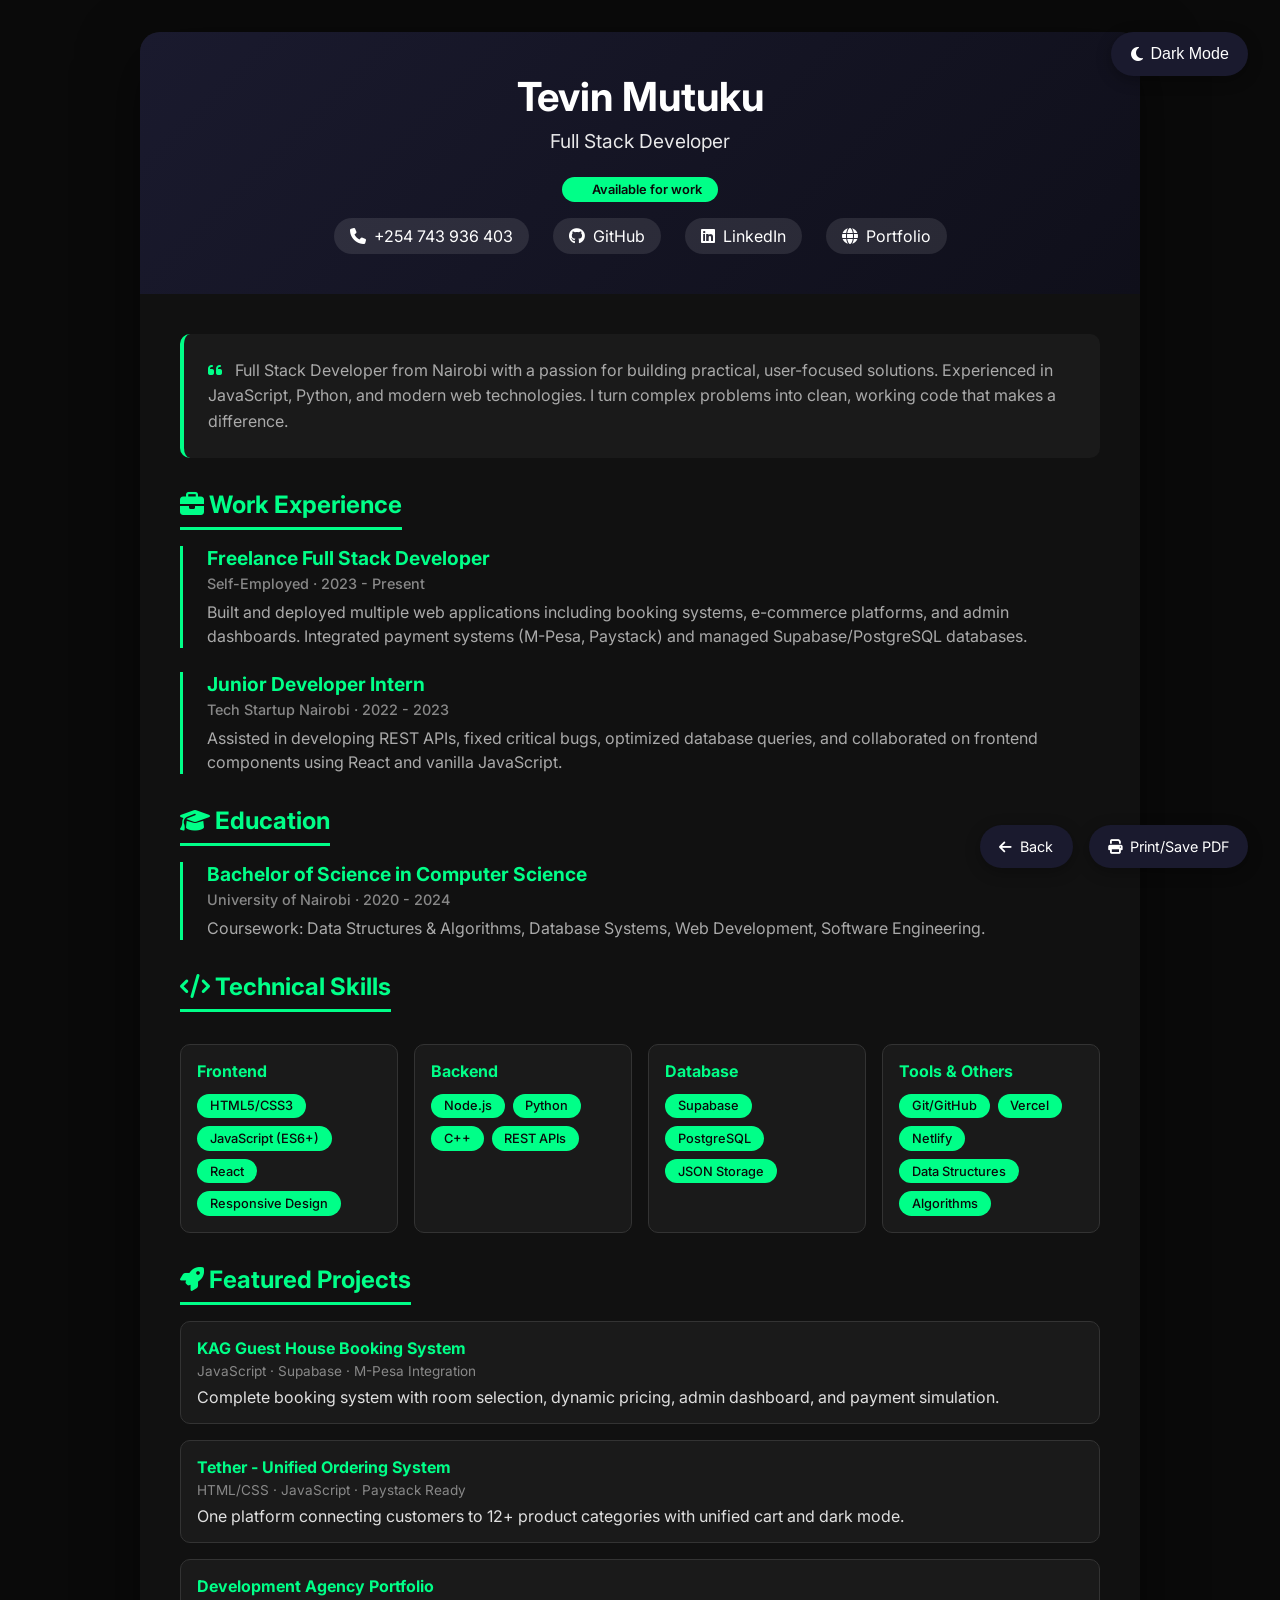
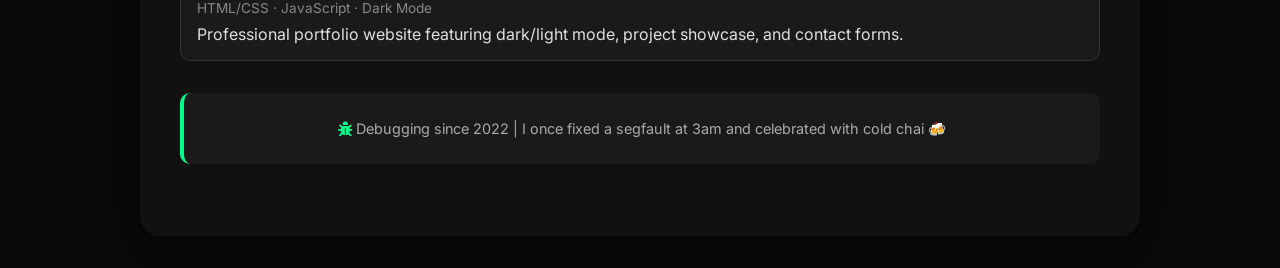
<file: cv.html>
<!DOCTYPE html>
<html lang="en">
<head>
    <meta charset="UTF-8">
    <meta name="viewport" content="width=device-width, initial-scale=1.0">
    <title>Tevin Mutuku - CV / Resume</title>
    <link href="https://fonts.googleapis.com/css2?family=Inter:wght@300;400;500;600;700;800&display=swap" rel="stylesheet">
    <link rel="stylesheet" href="https://cdnjs.cloudflare.com/ajax/libs/font-awesome/6.4.0/css/all.min.css">
    <style>
        * {
            margin: 0;
            padding: 0;
            box-sizing: border-box;
        }

        body {
            font-family: 'Inter', sans-serif;
            background: #0a0a0a;
            padding: 2rem;
            color: #e0e0e0;
            transition: all 0.3s ease;
        }

        /* Dark Mode (Default) */
        body.dark {
            background: #0a0a0a;
            color: #e0e0e0;
        }

        body.light {
            background: linear-gradient(135deg, #667eea 0%, #764ba2 100%);
            color: #1a1a2e;
        }

        body.light .cv-container {
            background: white;
            color: #1a1a2e;
        }

        body.light .cv-header {
            background: linear-gradient(135deg, #1a1a2e 0%, #16213e 100%);
            color: white;
        }

        body.light .summary {
            background: #f8f9fa;
            color: #555;
        }

        body.light .timeline-item {
            border-left-color: #667eea;
        }

        body.light .skill-category {
            background: #f8f9fa;
        }

        body.light .skill-tag {
            background: #667eea;
            color: white;
        }

        body.light .project-item {
            background: #f8f9fa;
        }

        body.light .section-title {
            color: #1a1a2e;
            border-bottom-color: #667eea;
        }

        .cv-container {
            max-width: 1000px;
            margin: 0 auto;
            background: #111;
            border-radius: 20px;
            box-shadow: 0 20px 60px rgba(0,0,0,0.5);
            overflow: hidden;
            transition: all 0.3s ease;
        }

        /* Header Section */
        .cv-header {
            background: linear-gradient(135deg, #1a1a2e 0%, #0f0f1a 100%);
            color: white;
            padding: 2.5rem;
            text-align: center;
            position: relative;
        }

        .cv-header h1 {
            font-size: 2.5rem;
            margin-bottom: 0.5rem;
            font-weight: 700;
        }

        .cv-header .title {
            font-size: 1.2rem;
            opacity: 0.9;
            margin-bottom: 1rem;
        }

        .availability-badge {
            display: inline-block;
            background: #00ff88;
            color: #0a0a0a;
            padding: 0.3rem 1rem;
            border-radius: 50px;
            font-size: 0.8rem;
            font-weight: 600;
            margin-top: 0.5rem;
        }

        .contact-info {
            display: flex;
            justify-content: center;
            gap: 1.5rem;
            flex-wrap: wrap;
            margin-top: 1rem;
        }

        .contact-info a {
            color: white;
            text-decoration: none;
            display: inline-flex;
            align-items: center;
            gap: 0.5rem;
            padding: 0.5rem 1rem;
            background: rgba(255,255,255,0.1);
            border-radius: 25px;
            transition: all 0.3s;
        }

        .contact-info a:hover {
            background: rgba(255,255,255,0.2);
            transform: translateY(-2px);
        }

        /* Main Content */
        .cv-body {
            padding: 2.5rem;
        }

        /* Sections */
        .section {
            margin-bottom: 2rem;
        }

        .section-title {
            font-size: 1.5rem;
            color: #00ff88;
            border-bottom: 3px solid #00ff88;
            padding-bottom: 0.5rem;
            margin-bottom: 1rem;
            display: inline-block;
        }

        /* Summary */
        .summary {
            background: #1a1a1a;
            padding: 1.5rem;
            border-radius: 10px;
            margin-bottom: 2rem;
            line-height: 1.6;
            color: #aaa;
            border-left: 4px solid #00ff88;
        }

        /* Experience & Education */
        .timeline-item {
            margin-bottom: 1.5rem;
            padding-left: 1.5rem;
            border-left: 3px solid #00ff88;
        }

        .timeline-item h3 {
            font-size: 1.2rem;
            color: #00ff88;
            margin-bottom: 0.3rem;
        }

        .timeline-item .meta {
            color: #888;
            font-weight: 500;
            margin-bottom: 0.5rem;
            font-size: 0.9rem;
        }

        .timeline-item .description {
            color: #aaa;
            line-height: 1.5;
        }

        /* Skills Grid */
        .skills-grid {
            display: grid;
            grid-template-columns: repeat(auto-fill, minmax(200px, 1fr));
            gap: 1rem;
            margin-top: 1rem;
        }

        .skill-category {
            background: #1a1a1a;
            padding: 1rem;
            border-radius: 10px;
            border: 1px solid #333;
        }

        .skill-category h4 {
            color: #00ff88;
            margin-bottom: 0.8rem;
            font-size: 1rem;
        }

        .skill-tags {
            display: flex;
            flex-wrap: wrap;
            gap: 0.5rem;
        }

        .skill-tag {
            background: #00ff88;
            color: #0a0a0a;
            padding: 0.3rem 0.8rem;
            border-radius: 15px;
            font-size: 0.8rem;
            font-weight: 500;
        }

        /* Projects */
        .project-item {
            background: #1a1a1a;
            padding: 1rem;
            border-radius: 10px;
            margin-bottom: 1rem;
            border: 1px solid #333;
            transition: all 0.3s;
        }

        .project-item:hover {
            transform: translateX(5px);
            border-color: #00ff88;
        }

        .project-item h4 {
            color: #00ff88;
            margin-bottom: 0.3rem;
        }

        .project-item .project-tech {
            color: #888;
            font-size: 0.85rem;
            margin-bottom: 0.5rem;
        }

        /* Theme Toggle Button */
        .theme-toggle-cv {
            position: fixed;
            top: 2rem;
            right: 2rem;
            background: #1a1a2e;
            color: white;
            border: none;
            padding: 0.8rem 1.2rem;
            border-radius: 50px;
            cursor: pointer;
            font-size: 1rem;
            display: flex;
            align-items: center;
            gap: 0.5rem;
            box-shadow: 0 4px 15px rgba(0,0,0,0.3);
            transition: all 0.3s;
            z-index: 1000;
            backdrop-filter: blur(10px);
        }

        .theme-toggle-cv:hover {
            background: #00ff88;
            color: #0a0a0a;
            transform: translateY(-2px);
        }

        /* Action Buttons */
        .action-buttons {
            position: fixed;
            bottom: 2rem;
            right: 2rem;
            display: flex;
            gap: 1rem;
            z-index: 1000;
        }

        .print-btn, .back-btn {
            background: #1a1a2e;
            color: white;
            border: none;
            padding: 0.8rem 1.2rem;
            border-radius: 50px;
            cursor: pointer;
            font-size: 0.9rem;
            display: flex;
            align-items: center;
            gap: 0.5rem;
            box-shadow: 0 4px 15px rgba(0,0,0,0.3);
            transition: all 0.3s;
            text-decoration: none;
            font-family: 'Inter', sans-serif;
        }

        .print-btn:hover, .back-btn:hover {
            background: #00ff88;
            color: #0a0a0a;
            transform: translateY(-2px);
        }

        @media print {
            .theme-toggle-cv, .action-buttons {
                display: none;
            }
            body {
                padding: 0;
                background: white;
            }
            body.light .cv-container,
            .cv-container {
                box-shadow: none;
                background: white;
            }
        }

        /* Responsive */
        @media (max-width: 768px) {
            body {
                padding: 1rem;
            }
            .cv-header h1 {
                font-size: 1.8rem;
            }
            .contact-info {
                gap: 0.8rem;
            }
            .contact-info a {
                font-size: 0.8rem;
                padding: 0.3rem 0.8rem;
            }
            .theme-toggle-cv {
                top: 1rem;
                right: 1rem;
                padding: 0.5rem 1rem;
            }
            .action-buttons {
                bottom: 1rem;
                right: 1rem;
            }
        }
    </style>
</head>
<body class="dark">
    <div class="cv-container">
        <!-- Header -->
        <div class="cv-header">
            <h1>Tevin Mutuku</h1>
            <div class="title">Full Stack Developer</div>
            <div class="availability-badge">
                <i class="fas fa-circle" style="font-size: 0.7rem; color: #00ff88;"></i> Available for work
            </div>
            <div class="contact-info">
                <a href="tel:+254 743 936 403"><i class="fas fa-phone"></i> +254 743 936 403</a>
                <a href="https://github.com/tace925" target="_blank"><i class="fab fa-github"></i> GitHub</a>
                <a href="https://linkedin.com/in/tevin" target="_blank"><i class="fab fa-linkedin"></i> LinkedIn</a>
                <a href="https://tevin-briefcase.vercel.app/" target="_blank"><i class="fas fa-globe"></i> Portfolio</a>
            </div>
        </div>

        <!-- Body -->
        <div class="cv-body">
            <!-- Summary -->
            <div class="summary">
                <i class="fas fa-quote-left" style="color: #00ff88; margin-right: 0.5rem;"></i>
                Full Stack Developer from Nairobi with a passion for building practical, user-focused solutions. 
                Experienced in JavaScript, Python, and modern web technologies. I turn complex problems into 
                clean, working code that makes a difference.
            </div>

            <!-- Experience -->
            <div class="section">
                <h2 class="section-title"><i class="fas fa-briefcase"></i> Work Experience</h2>
                
                <div class="timeline-item">
                    <h3>Freelance Full Stack Developer</h3>
                    <div class="meta">Self-Employed · 2023 - Present</div>
                    <div class="description">
                        Built and deployed multiple web applications including booking systems, e-commerce platforms, 
                        and admin dashboards. Integrated payment systems (M-Pesa, Paystack) and managed Supabase/PostgreSQL databases.
                    </div>
                </div>

                <div class="timeline-item">
                    <h3>Junior Developer Intern</h3>
                    <div class="meta">Tech Startup Nairobi · 2022 - 2023</div>
                    <div class="description">
                        Assisted in developing REST APIs, fixed critical bugs, optimized database queries, 
                        and collaborated on frontend components using React and vanilla JavaScript.
                    </div>
                </div>
            </div>

            <!-- Education -->
            <div class="section">
                <h2 class="section-title"><i class="fas fa-graduation-cap"></i> Education</h2>
                
                <div class="timeline-item">
                    <h3>Bachelor of Science in Computer Science</h3>
                    <div class="meta">University of Nairobi · 2020 - 2024</div>
                    <div class="description">
                        Coursework: Data Structures & Algorithms, Database Systems, Web Development, Software Engineering.
                    </div>
                </div>
            </div>

            <!-- Skills -->
            <div class="section">
                <h2 class="section-title"><i class="fas fa-code"></i> Technical Skills</h2>
                <div class="skills-grid">
                    <div class="skill-category">
                        <h4>Frontend</h4>
                        <div class="skill-tags">
                            <span class="skill-tag">HTML5/CSS3</span>
                            <span class="skill-tag">JavaScript (ES6+)</span>
                            <span class="skill-tag">React</span>
                            <span class="skill-tag">Responsive Design</span>
                        </div>
                    </div>
                    <div class="skill-category">
                        <h4>Backend</h4>
                        <div class="skill-tags">
                            <span class="skill-tag">Node.js</span>
                            <span class="skill-tag">Python</span>
                            <span class="skill-tag">C++</span>
                            <span class="skill-tag">REST APIs</span>
                        </div>
                    </div>
                    <div class="skill-category">
                        <h4>Database</h4>
                        <div class="skill-tags">
                            <span class="skill-tag">Supabase</span>
                            <span class="skill-tag">PostgreSQL</span>
                            <span class="skill-tag">JSON Storage</span>
                        </div>
                    </div>
                    <div class="skill-category">
                        <h4>Tools & Others</h4>
                        <div class="skill-tags">
                            <span class="skill-tag">Git/GitHub</span>
                            <span class="skill-tag">Vercel</span>
                            <span class="skill-tag">Netlify</span>
                            <span class="skill-tag">Data Structures</span>
                            <span class="skill-tag">Algorithms</span>
                        </div>
                    </div>
                </div>
            </div>

            <!-- Featured Projects -->
            <div class="section">
                <h2 class="section-title"><i class="fas fa-rocket"></i> Featured Projects</h2>
                
                <div class="project-item">
                    <h4>KAG Guest House Booking System</h4>
                    <div class="project-tech">JavaScript · Supabase · M-Pesa Integration</div>
                    <div>Complete booking system with room selection, dynamic pricing, admin dashboard, and payment simulation.</div>
                </div>

                <div class="project-item">
                    <h4>Tether - Unified Ordering System</h4>
                    <div class="project-tech">HTML/CSS · JavaScript · Paystack Ready</div>
                    <div>One platform connecting customers to 12+ product categories with unified cart and dark mode.</div>
                </div>

                <div class="project-item">
                    <h4>Development Agency Portfolio</h4>
                    <div class="project-tech">HTML/CSS · JavaScript · Dark Mode</div>
                    <div>Professional portfolio website featuring dark/light mode, project showcase, and contact forms.</div>
                </div>
            </div>

            <!-- Debugging Quote -->
            <div class="summary" style="text-align: center; font-size: 0.9rem;">
                <i class="fas fa-bug" style="color: #00ff88;"></i> Debugging since 2022 | 
                I once fixed a segfault at 3am and celebrated with cold chai 🍻
            </div>
        </div>
    </div>

    <!-- Theme Toggle Button -->
    <button class="theme-toggle-cv" id="themeToggleCV">
        <i class="fas fa-moon"></i> Dark Mode
    </button>

    <!-- Action Buttons -->
    <div class="action-buttons">
        <a href="index.html" class="back-btn"><i class="fas fa-arrow-left"></i> Back</a>
        <button class="print-btn" onclick="window.print()"><i class="fas fa-print"></i> Print/Save PDF</button>
    </div>

    <script>
        // Dark/Light Mode Toggle
        const themeToggle = document.getElementById('themeToggleCV');
        const body = document.body;
        
        // Check for saved theme preference
        const savedTheme = localStorage.getItem('cv_theme');
        if (savedTheme === 'light') {
            body.classList.remove('dark');
            body.classList.add('light');
            themeToggle.innerHTML = '<i class="fas fa-sun"></i> Light Mode';
        } else {
            body.classList.add('dark');
            body.classList.remove('light');
            themeToggle.innerHTML = '<i class="fas fa-moon"></i> Dark Mode';
        }
        
        themeToggle.addEventListener('click', () => {
            if (body.classList.contains('dark')) {
                body.classList.remove('dark');
                body.classList.add('light');
                localStorage.setItem('cv_theme', 'light');
                themeToggle.innerHTML = '<i class="fas fa-sun"></i> Light Mode';
            } else {
                body.classList.remove('light');
                body.classList.add('dark');
                localStorage.setItem('cv_theme', 'dark');
                themeToggle.innerHTML = '<i class="fas fa-moon"></i> Dark Mode';
            }
        });
    </script>
</body>
</html>
</file>
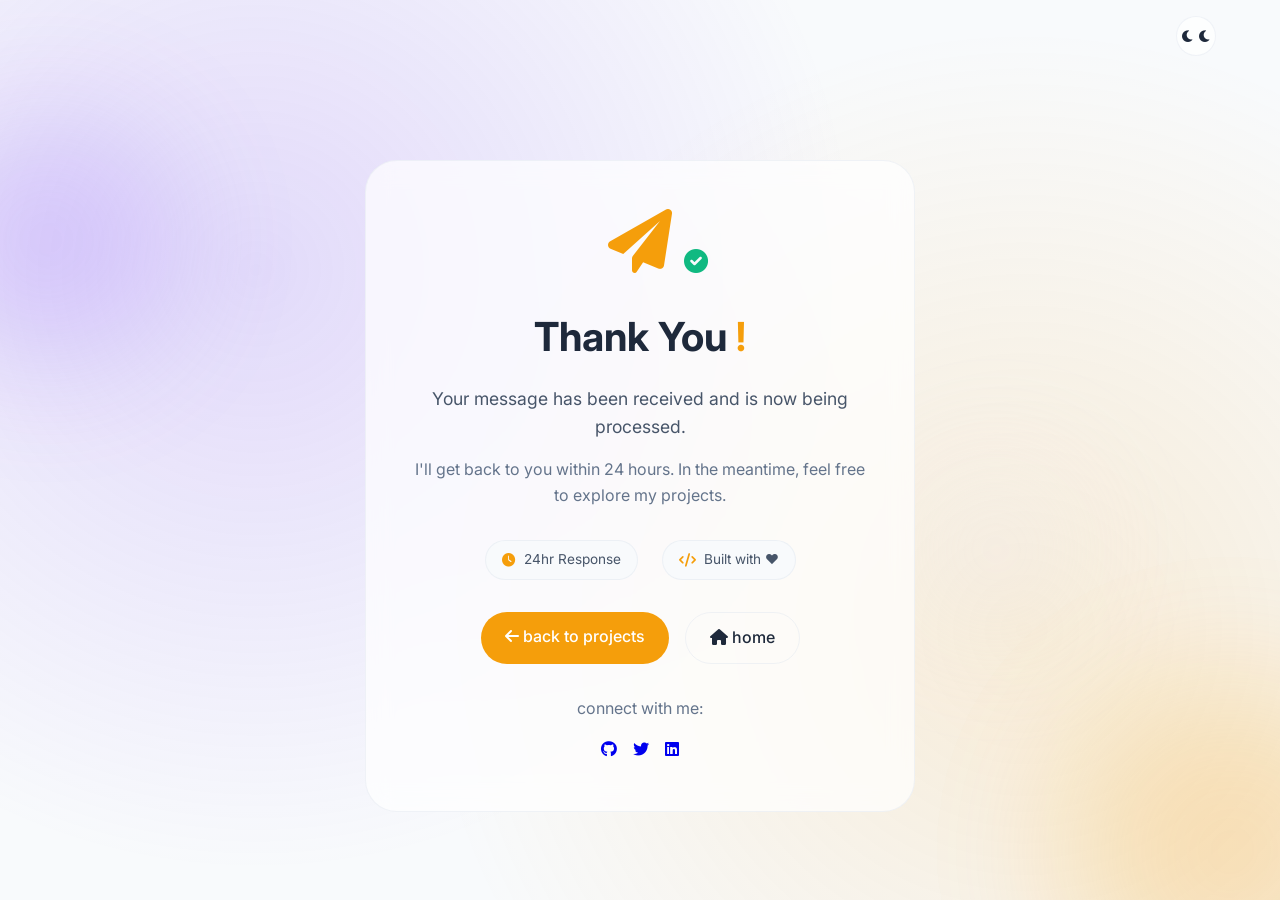
<file: thanks.html>
<!DOCTYPE html>
<html lang="en">
<head>
    <meta charset="UTF-8">
    <meta name="viewport" content="width=device-width, initial-scale=1.0">
    <title>Thank You! - Tevin Mulinge</title>
    <meta name="description" content="Thank you for reaching out to Tevin Mulinge. Your message has been received!">
    
    <!-- CSS -->
    <link rel="stylesheet" href="script.css">
    
    <!-- Fonts & Icons -->
    <link href="https://fonts.googleapis.com/css2?family=Inter:opsz@14..32&display=swap" rel="stylesheet">
    <link rel="stylesheet" href="https://cdnjs.cloudflare.com/ajax/libs/font-awesome/6.0.0-beta3/css/all.min.css">
</head>
<body class="light-mode">
    <!-- Background Overlay -->
    <div class="bg-overlay">
        <div class="gradient-overlay"></div>
        <div class="floating-shapes">
            <div class="shape shape-1"></div>
            <div class="shape shape-2"></div>
            <div class="shape shape-3"></div>
        </div>
    </div>
    
    <div class="container thank-you-container">
        <!-- Theme Toggle -->
        <div class="theme-toggle-container">
            <button id="theme-toggle" class="theme-toggle" aria-label="Toggle theme">
                <i class="fas fa-sun light-icon"></i>
                <i class="fas fa-moon dark-icon"></i>
            </button>
        </div>

        <!-- THANK YOU CARD -->
        <section class="thank-you-section">
            <div class="thank-you-card">
                <div class="thank-you-icon">
                    <i class="fas fa-paper-plane"></i>
                    <i class="fas fa-check-circle"></i>
                </div>
                <h1>Thank You <span class="accent">!</span></h1>
                <p class="thank-you-message">Your message has been received and is now being processed.</p>
                <p class="thank-you-details">I'll get back to you within 24 hours. In the meantime, feel free to explore my projects.</p>
                
                <div class="thank-you-stats">
                    <div class="stat-item">
                        <i class="fas fa-clock"></i>
                        <span>24hr Response</span>
                    </div>
                    <div class="stat-item">
                        <i class="fas fa-code"></i>
                        <span>Built with ❤️</span>
                    </div>
                </div>
                
                <div class="thank-you-actions">
                    <a href="index.html#projects" class="btn btn-primary">
                        <i class="fas fa-arrow-left"></i> back to projects
                    </a>
                    <a href="index.html" class="btn btn-outline">
                        <i class="fas fa-home"></i> home
                    </a>
                </div>
                
                <div class="thank-you-social">
                    <p>connect with me:</p>
                    <div class="social-links">
                        <a href="https://github.com/tace925" target="_blank"><i class="fab fa-github"></i></a>
                        <a href="https://twitter.com/mulingeTev81504" target="_blank"><i class="fab fa-twitter"></i></a>
                        <a href="#" target="_blank"><i class="fab fa-linkedin"></i></a>
                    </div>
                </div>
            </div>
        </section>
    </div>

    <!-- JavaScript -->
    <script src="script.js"></script>
</body>
</html>
</file>
<file: script.css>
/* ============================================
   TEVIN'S BRIEFCASE - LAYERED GLASSMORPHISM
   Modern Portfolio with Gold Typing Animation
   ============================================ */

/* ===== CSS RESET & VARIABLES ===== */
* {
    margin: 0;
    padding: 0;
    box-sizing: border-box;
}

:root {
    --bg-primary: #f8fafc;
    --bg-secondary: rgba(255, 255, 255, 0.85);
    --text-primary: #1e293b;
    --text-secondary: #475569;
    --text-tertiary: #64748b;
    --accent: #8b5cf6;
    --accent-hover: #7c3aed;
    --accent-light: #ede9fe;
    --gold: #F59E0B;
    --gold-light: #FBBF24;
    --border: rgba(226, 232, 240, 0.5);
    --shadow: 0 10px 30px -15px rgba(0, 0, 0, 0.1);
    --card-bg: rgba(255, 255, 255, 0.7);
    --nav-bg: rgba(255, 255, 255, 0.9);
    --bg-secondary-rgb: 255, 255, 255;
}

.dark-mode {
    --bg-primary: #0f172a;
    --bg-secondary: rgba(30, 41, 59, 0.85);
    --text-primary: #f1f5f9;
    --text-secondary: #cbd5e1;
    --text-tertiary: #94a3b8;
    --accent: #a78bfa;
    --accent-hover: #8b5cf6;
    --accent-light: #2e1b4d;
    --gold: #FBBF24;
    --gold-light: #FCD34D;
    --border: rgba(51, 65, 85, 0.5);
    --card-bg: rgba(30, 41, 59, 0.7);
    --nav-bg: rgba(15, 23, 42, 0.95);
    --bg-secondary-rgb: 30, 41, 59;
}

/* ===== GLOBAL STYLES ===== */
body {
    font-family: 'Inter', sans-serif;
    background-color: var(--bg-primary);
    color: var(--text-primary);
    line-height: 1.6;
    transition: background-color 0.3s ease, color 0.3s ease;
    min-height: 100vh;
    position: relative;
}

.container {
    max-width: 1280px;
    margin: 0 auto;
    padding: 0 2rem;
    position: relative;
    z-index: 2;
}

/* ===== MODERN BACKGROUND IMAGE ===== */
.bg-overlay {
    position: fixed;
    top: 0;
    left: 0;
    width: 100%;
    height: 100%;
    z-index: 0;
    pointer-events: none;
    overflow: hidden;
}

.bg-overlay::before {
    content: '';
    position: absolute;
    top: 0;
    left: 0;
    width: 100%;
    height: 100%;
    background-image: url('https://images.pexels.com/photos/276452/pexels-photo-276452.jpeg?auto=compress&cs=tinysrgb&w=1600');
    background-size: cover;
    background-position: center;
    background-repeat: no-repeat;
    opacity: 0.15;
    filter: blur(2px);
    transition: opacity 0.3s ease;
}

.gradient-overlay {
    position: absolute;
    top: 0;
    left: 0;
    width: 100%;
    height: 100%;
    background: radial-gradient(circle at 20% 30%, rgba(139, 92, 246, 0.2) 0%, transparent 50%),
                radial-gradient(circle at 80% 70%, rgba(245, 158, 11, 0.15) 0%, transparent 50%);
    pointer-events: none;
}

.floating-shapes {
    position: absolute;
    top: 0;
    left: 0;
    width: 100%;
    height: 100%;
    pointer-events: none;
}

.shape {
    position: absolute;
    border-radius: 50%;
    filter: blur(60px);
    opacity: 0.3;
    animation: floatShape 20s ease-in-out infinite;
}

.shape-1 {
    width: 300px;
    height: 300px;
    background: radial-gradient(circle, var(--accent), transparent);
    top: 10%;
    left: -100px;
    animation-delay: 0s;
}

.shape-2 {
    width: 400px;
    height: 400px;
    background: radial-gradient(circle, var(--gold), transparent);
    bottom: -150px;
    right: -150px;
    animation-delay: -5s;
}

.shape-3 {
    width: 200px;
    height: 200px;
    background: radial-gradient(circle, var(--accent-light), transparent);
    top: 50%;
    left: 70%;
    animation-delay: -10s;
}

@keyframes floatShape {
    0%, 100% { transform: translateY(0) rotate(0deg); }
    50% { transform: translateY(-50px) rotate(10deg); }
}

.dark-mode .bg-overlay::before {
    opacity: 0.1;
    filter: blur(3px) brightness(0.7);
}

.dark-mode .shape {
    opacity: 0.2;
}

/* ===== PROGRESS BAR ===== */
.progress-bar {
    position: fixed;
    top: 0;
    left: 0;
    width: 0%;
    height: 3px;
    background: linear-gradient(90deg, var(--accent), var(--gold));
    z-index: 1001;
    transition: width 0.1s ease-out;
}

/* ===== STICKY NAVIGATION ===== */
.main-nav {
    position: sticky;
    top: 0;
    z-index: 1000;
    background: var(--nav-bg);
    backdrop-filter: blur(12px);
    border-bottom: 1px solid var(--border);
    padding: 1rem 2rem;
}

.nav-container {
    max-width: 1280px;
    margin: 0 auto;
    display: flex;
    justify-content: space-between;
    align-items: center;
}

.nav-logo a {
    font-size: 1.5rem;
    font-weight: 700;
    text-decoration: none;
    color: var(--text-primary);
}

.nav-logo .accent {
    color: var(--gold);
}

.nav-links {
    display: flex;
    gap: 2rem;
    align-items: center;
}

.nav-link {
    text-decoration: none;
    color: var(--text-secondary);
    font-weight: 500;
    transition: color 0.3s;
    position: relative;
}

.nav-link:hover,
.nav-link.active {
    color: var(--gold);
}

.nav-link::after {
    content: '';
    position: absolute;
    bottom: -5px;
    left: 0;
    width: 0;
    height: 2px;
    background: var(--gold);
    transition: width 0.3s;
}

.nav-link:hover::after,
.nav-link.active::after {
    width: 100%;
}

.nav-actions {
    display: flex;
    gap: 1rem;
    align-items: center;
}

.theme-toggle-nav {
    background: transparent;
    border: 1px solid var(--border);
    border-radius: 50%;
    width: 2.2rem;
    height: 2.2rem;
    cursor: pointer;
    color: var(--text-primary);
    transition: all 0.3s;
    display: flex;
    align-items: center;
    justify-content: center;
}

.theme-toggle-nav:hover {
    border-color: var(--gold);
    transform: scale(1.05);
}

.mobile-menu-btn {
    display: none;
    background: transparent;
    border: none;
    font-size: 1.5rem;
    cursor: pointer;
    color: var(--text-primary);
}

/* ===== HERO SECTION ===== */
.hero {
    margin: 3rem 0 4rem;
    position: relative;
    z-index: 2;
}

.hero-content {
    display: grid;
    grid-template-columns: 300px 1fr;
    gap: 3rem;
    align-items: center;
    background: var(--bg-secondary);
    backdrop-filter: blur(12px);
    border-radius: 2rem;
    padding: 2.5rem;
    border: 1px solid var(--border);
    box-shadow: var(--shadow);
}

@media (max-width: 768px) {
    .hero-content {
        grid-template-columns: 1fr;
        text-align: center;
        padding: 2rem;
    }
}

.profile-image-container {
    position: relative;
    width: 100%;
    max-width: 280px;
    margin: 0 auto;
}

.profile-image {
    width: 100%;
    height: auto;
    aspect-ratio: 1/1;
    object-fit: cover;
    border-radius: 50%;
    border: 4px solid var(--gold);
    box-shadow: 0 20px 40px rgba(0, 0, 0, 0.2);
    transition: transform 0.3s ease;
}

.profile-image:hover {
    transform: scale(1.02);
}

.status-badge {
    position: absolute;
    bottom: 10px;
    right: 10px;
    background: var(--card-bg);
    backdrop-filter: blur(8px);
    padding: 0.3rem 0.8rem;
    border-radius: 50px;
    font-size: 0.75rem;
    font-weight: 500;
    display: flex;
    align-items: center;
    gap: 0.4rem;
    border: 1px solid var(--border);
    color: var(--text-secondary);
}

.status-dot {
    width: 8px;
    height: 8px;
    background: #10b981;
    border-radius: 50%;
    animation: pulse 2s infinite;
}

@keyframes pulse {
    0%, 100% { opacity: 1; transform: scale(1); }
    50% { opacity: 0.6; transform: scale(1.2); }
}

.name {
    font-size: 2.5rem;
    font-weight: 700;
    margin-bottom: 0.5rem;
}

/* ===== GOLD TYPING ANIMATION ===== */
.typing-container {
    margin: 20px 0 15px;
    font-size: 1.6rem;
    font-weight: 600;
    min-height: 80px;
}

.typing-prefix {
    color: var(--gold);
    margin-right: 8px;
}

.gold-text {
    background: linear-gradient(135deg, var(--gold), var(--gold-light));
    -webkit-background-clip: text;
    background-clip: text;
    color: transparent;
}

.gold-cursor {
    display: inline-block;
    width: 3px;
    margin-left: 4px;
    background: var(--gold);
    animation: blink 0.8s infinite;
    color: var(--gold);
}

@keyframes blink {
    0%, 50% { opacity: 1; }
    51%, 100% { opacity: 0; }
}

.bio {
    color: var(--text-secondary);
    margin-bottom: 1.5rem;
    line-height: 1.8;
}

.hero-buttons {
    display: flex;
    gap: 1rem;
    margin-bottom: 1.5rem;
    flex-wrap: wrap;
}

@media (max-width: 480px) {
    .hero-buttons {
        flex-direction: column;
    }
}

/* ===== SKILLS SECTION ===== */
.section-title {
    font-size: 2rem;
    margin-bottom: 2rem;
    text-align: center;
    position: relative;
    z-index: 2;
}

.section-subtitle {
    text-align: center;
    color: var(--text-tertiary);
    margin-bottom: 2.5rem;
}

.accent {
    color: var(--gold);
}

.skills {
    margin-bottom: 4rem;
    position: relative;
    z-index: 2;
}

.skills-grid {
    display: flex;
    flex-wrap: wrap;
    gap: 1rem;
    justify-content: center;
}

.skill-tag {
    padding: 0.6rem 1.5rem;
    background: var(--card-bg);
    backdrop-filter: blur(5px);
    border: 1px solid var(--border);
    border-radius: 9999px;
    color: var(--text-secondary);
    font-size: 0.95rem;
    transition: all 0.3s;
    box-shadow: var(--shadow);
}

.skill-tag:hover {
    border-color: var(--gold);
    transform: translateY(-2px);
}

/* ===== HOBBIES SECTION ===== */
.hobbies {
    margin-bottom: 4rem;
    position: relative;
    z-index: 2;
}

.hobbies-grid {
    display: grid;
    grid-template-columns: repeat(auto-fit, minmax(240px, 1fr));
    gap: 1.5rem;
    margin-top: 2rem;
}

.hobby-card {
    background: var(--card-bg);
    backdrop-filter: blur(10px);
    border-radius: 1.5rem;
    padding: 2rem 1.5rem;
    text-align: center;
    border: 1px solid var(--border);
    transition: all 0.3s ease;
}

.hobby-card:hover {
    transform: translateY(-8px);
    border-color: var(--gold);
    box-shadow: 0 20px 30px rgba(0, 0, 0, 0.1);
}

.hobby-icon {
    font-size: 3rem;
    margin-bottom: 1rem;
}

.hobby-card h3 {
    font-size: 1.2rem;
    margin-bottom: 0.5rem;
    color: var(--text-primary);
}

.hobby-card p {
    font-size: 0.9rem;
    color: var(--text-tertiary);
}

/* ===== PROJECT FILTERS ===== */
.project-filters {
    display: flex;
    justify-content: center;
    gap: 0.8rem;
    margin-bottom: 2rem;
    flex-wrap: wrap;
}

.filter-btn {
    padding: 0.5rem 1.2rem;
    background: var(--card-bg);
    border: 1px solid var(--border);
    border-radius: 50px;
    cursor: pointer;
    color: var(--text-secondary);
    font-weight: 500;
    transition: all 0.3s;
}

.filter-btn:hover,
.filter-btn.active {
    background: var(--gold);
    border-color: var(--gold);
    color: white;
}

/* ===== PROJECTS SECTION ===== */
.projects {
    margin-bottom: 4rem;
    position: relative;
    z-index: 2;
}

.projects-grid {
    display: grid;
    grid-template-columns: repeat(auto-fill, minmax(350px, 1fr));
    gap: 2rem;
    margin-bottom: 2rem;
}

.project-card {
    background: var(--card-bg);
    backdrop-filter: blur(12px);
    border-radius: 1.5rem;
    border: 1px solid var(--border);
    overflow: hidden;
    transition: all 0.3s ease;
    box-shadow: var(--shadow);
}

.project-card:hover {
    transform: translateY(-5px);
    border-color: var(--gold);
    box-shadow: 0 20px 40px rgba(245, 158, 11, 0.15);
}

.project-card.featured {
    border-left: 4px solid var(--gold);
}

.project-screenshot {
    width: 100%;
    height: 200px;
    overflow: hidden;
    position: relative;
    background: var(--bg-primary);
}

.project-img {
    width: 100%;
    height: 100%;
    object-fit: cover;
    transition: transform 0.5s ease;
}

.project-card:hover .project-img {
    transform: scale(1.05);
}

.project-overlay {
    position: absolute;
    top: 1rem;
    right: 1rem;
}

.live-badge {
    background: rgba(0, 0, 0, 0.7);
    backdrop-filter: blur(5px);
    color: #10b981;
    padding: 0.3rem 0.8rem;
    border-radius: 50px;
    font-size: 0.75rem;
    font-weight: 600;
    display: inline-flex;
    align-items: center;
    gap: 0.4rem;
}

.project-content {
    padding: 1.5rem;
}

.project-header {
    display: flex;
    align-items: center;
    gap: 0.5rem;
    margin-bottom: 0.5rem;
    color: var(--text-tertiary);
    font-size: 0.9rem;
}

.project-header i {
    color: var(--gold);
}

.project-title {
    font-size: 1.2rem;
    margin-bottom: 0.25rem;
    color: var(--text-primary);
}

.project-tech {
    color: var(--gold);
    font-size: 0.85rem;
    margin-bottom: 1rem;
}

.project-description {
    color: var(--text-secondary);
    font-size: 0.95rem;
    line-height: 1.6;
    margin-bottom: 1.5rem;
}

.project-footer {
    display: flex;
    justify-content: space-between;
    align-items: center;
    border-top: 1px solid var(--border);
    padding-top: 1rem;
}

.stars-badge {
    color: var(--text-tertiary);
    font-size: 0.85rem;
}

.project-links {
    display: flex;
    gap: 1rem;
}

.project-link {
    color: var(--text-primary);
    text-decoration: none;
    font-size: 0.85rem;
    transition: color 0.3s;
}

.project-link:hover {
    color: var(--gold);
}

.live-link {
    color: var(--gold);
    font-weight: 500;
}

.view-all-container {
    text-align: center;
    margin-top: 2rem;
}

.view-all-link {
    color: var(--gold);
    text-decoration: none;
    font-weight: 500;
    display: inline-flex;
    align-items: center;
    gap: 0.5rem;
    transition: gap 0.3s;
}

.view-all-link:hover {
    gap: 0.75rem;
}

/* ===== CREDENTIALS SECTION ===== */
.credentials {
    margin-bottom: 4rem;
    position: relative;
    z-index: 2;
}

.credentials-grid {
    display: grid;
    grid-template-columns: repeat(auto-fit, minmax(280px, 1fr));
    gap: 2rem;
    margin-top: 2rem;
}

.credential-card {
    background: var(--card-bg);
    backdrop-filter: blur(10px);
    border-radius: 1.5rem;
    padding: 2rem;
    text-align: center;
    border: 1px solid var(--border);
    transition: all 0.3s;
}

.credential-card:hover {
    transform: translateY(-5px);
    border-color: var(--gold);
}

.credential-card i {
    font-size: 2.5rem;
    color: var(--gold);
    margin-bottom: 1rem;
}

.credential-card h3 {
    font-size: 1.2rem;
    margin-bottom: 0.5rem;
    color: var(--text-primary);
}

.credential-card p {
    font-size: 0.9rem;
    color: var(--text-tertiary);
    margin-bottom: 1.5rem;
}

.credential-link {
    display: inline-flex;
    align-items: center;
    gap: 0.5rem;
    background: var(--gold);
    color: white;
    padding: 0.6rem 1.2rem;
    border-radius: 50px;
    text-decoration: none;
    font-weight: 500;
    transition: all 0.3s;
}

.credential-link:hover {
    background: var(--gold-light);
    transform: translateY(-2px);
}

/* ===== WHY SECTION ===== */
.why-section {
    margin-bottom: 4rem;
    position: relative;
    z-index: 2;
}

.why-card {
    background: var(--card-bg);
    backdrop-filter: blur(10px);
    border-radius: 1.5rem;
    padding: 2.5rem;
    border: 1px solid var(--border);
}

.why-text {
    color: var(--text-secondary);
    margin-bottom: 1.5rem;
    line-height: 1.8;
}

.why-signature {
    text-align: right;
    font-style: italic;
    color: var(--gold);
    font-weight: 500;
}

/* ===== CONTACT SECTION ===== */
.contact {
    margin-bottom: 4rem;
    position: relative;
    z-index: 2;
}

.contact-grid {
    display: grid;
    grid-template-columns: 1fr 1.5fr;
    gap: 2rem;
}

@media (max-width: 768px) {
    .contact-grid {
        grid-template-columns: 1fr;
    }
}

.contact-info {
    background: var(--card-bg);
    backdrop-filter: blur(10px);
    border-radius: 1.5rem;
    padding: 2rem;
    border: 1px solid var(--border);
}

.contact-item {
    display: flex;
    align-items: center;
    gap: 1rem;
    margin-bottom: 1.5rem;
    color: var(--text-secondary);
}

.contact-icon {
    width: 2rem;
    color: var(--gold);
    font-size: 1.2rem;
}

.contact-item a {
    color: var(--text-secondary);
    text-decoration: none;
    transition: color 0.3s;
}

.contact-item a:hover {
    color: var(--gold);
}

.copy-email-btn {
    background: transparent;
    border: none;
    cursor: pointer;
    color: var(--gold);
    font-size: 0.9rem;
    transition: transform 0.3s;
}

.copy-email-btn:hover {
    transform: scale(1.1);
}

.contact-note {
    background: var(--accent-light);
    padding: 1rem;
    border-radius: 1rem;
    color: var(--text-primary);
    font-size: 0.9rem;
    display: flex;
    align-items: center;
    gap: 0.5rem;
    margin-top: 1rem;
}

.contact-form-container {
    background: var(--card-bg);
    backdrop-filter: blur(10px);
    border-radius: 1.5rem;
    padding: 2rem;
    border: 1px solid var(--border);
}

.contact-form input,
.contact-form textarea {
    width: 100%;
    padding: 0.75rem 1rem;
    margin-bottom: 1rem;
    border-radius: 0.5rem;
    background: var(--bg-primary);
    border: 1px solid var(--border);
    color: var(--text-primary);
    font-family: 'Inter', sans-serif;
    transition: all 0.3s;
}

.contact-form input:focus,
.contact-form textarea:focus {
    outline: none;
    border-color: var(--gold);
    box-shadow: 0 0 0 3px rgba(245, 158, 11, 0.1);
}

.btn {
    padding: 0.75rem 1.5rem;
    border-radius: 9999px;
    font-weight: 500;
    text-decoration: none;
    transition: all 0.3s;
    display: inline-block;
    border: none;
    cursor: pointer;
}

.btn-primary {
    background: var(--gold);
    color: white;
}

.btn-primary:hover {
    background: var(--gold-light);
    transform: translateY(-2px);
}

.btn-outline {
    border: 1px solid var(--border);
    color: var(--text-primary);
    background: transparent;
}

.btn-outline:hover {
    border-color: var(--gold);
    transform: translateY(-2px);
}

.cv-btn {
    background: rgba(245, 158, 11, 0.1) !important;
    border: 1px solid var(--gold) !important;
}

.cv-btn:hover {
    background: var(--gold) !important;
    color: white !important;
}

.submit-btn {
    width: 100%;
}

/* ===== SOCIAL LINKS ===== */
.social-links {
    display: flex;
    gap: 1rem;
    margin: 1rem 0;
}

.social-link {
    position: relative;
    color: var(--text-tertiary);
    font-size: 1.3rem;
    transition: all 0.3s;
    text-decoration: none;
}

.social-link:hover {
    color: var(--gold);
    transform: translateY(-2px);
}

.social-link[data-tooltip]::before {
    content: attr(data-tooltip);
    position: absolute;
    bottom: 100%;
    left: 50%;
    transform: translateX(-50%) translateY(-5px);
    background: var(--bg-primary);
    color: var(--text-primary);
    padding: 0.25rem 0.5rem;
    border-radius: 0.25rem;
    font-size: 0.7rem;
    white-space: nowrap;
    opacity: 0;
    pointer-events: none;
    transition: all 0.2s;
    border: 1px solid var(--border);
}

.social-link[data-tooltip]:hover::before {
    opacity: 1;
    transform: translateX(-50%) translateY(-8px);
}

/* ===== FOOTER ===== */
.footer {
    text-align: center;
    padding: 2rem 0;
    border-top: 1px solid var(--border);
    color: var(--text-tertiary);
    font-size: 0.85rem;
    position: relative;
    z-index: 2;
}

.footer-badge {
    margin-top: 0.5rem;
}

.footer-links {
    margin-top: 0.75rem;
    display: flex;
    gap: 1rem;
    justify-content: center;
}

.footer-links a {
    color: var(--text-tertiary);
    text-decoration: none;
    transition: color 0.3s;
}

.footer-links a:hover {
    color: var(--gold);
}

.fa-heart {
    color: #ef4444;
    animation: heartbeat 1.5s ease-in-out infinite;
}

@keyframes heartbeat {
    0%, 100% { transform: scale(1); }
    50% { transform: scale(1.1); }
}

/* ===== THANK YOU PAGE ===== */
.thank-you-container {
    min-height: 100vh;
    display: flex;
    flex-direction: column;
}

.theme-toggle-container {
    display: flex;
    justify-content: flex-end;
    padding: 1rem 2rem;
    position: relative;
    z-index: 10;
}

.theme-toggle {
    background: var(--card-bg);
    border: 1px solid var(--border);
    border-radius: 50%;
    width: 2.5rem;
    height: 2.5rem;
    cursor: pointer;
    color: var(--text-primary);
    transition: all 0.3s;
}

.theme-toggle:hover {
    border-color: var(--gold);
    transform: scale(1.05);
}

.thank-you-section {
    flex: 1;
    display: flex;
    align-items: center;
    justify-content: center;
    margin: 2rem 0;
}

.thank-you-card {
    max-width: 550px;
    padding: 3rem;
    background: var(--card-bg);
    backdrop-filter: blur(12px);
    border-radius: 2rem;
    border: 1px solid var(--border);
    text-align: center;
    animation: float 6s ease-in-out infinite;
}

.thank-you-icon {
    position: relative;
    margin-bottom: 2rem;
}

.thank-you-icon .fa-paper-plane {
    font-size: 4rem;
    color: var(--gold);
    animation: fly 3s ease-in-out infinite;
}

.thank-you-icon .fa-check-circle {
    font-size: 1.5rem;
    color: #10b981;
    position: absolute;
    bottom: 0;
    right: 35%;
    background: var(--bg-primary);
    border-radius: 50%;
    animation: pop 0.5s ease-out 0.5s both;
}

.thank-you-card h1 {
    font-size: 2.5rem;
    margin-bottom: 1rem;
    color: var(--text-primary);
}

.thank-you-message {
    font-size: 1.1rem;
    color: var(--text-secondary);
    margin-bottom: 1rem;
}

.thank-you-details {
    color: var(--text-tertiary);
    margin-bottom: 2rem;
}

.thank-you-stats {
    display: flex;
    justify-content: center;
    gap: 1.5rem;
    margin: 2rem 0;
    flex-wrap: wrap;
}

.stat-item {
    display: flex;
    align-items: center;
    gap: 0.5rem;
    padding: 0.5rem 1rem;
    background: var(--bg-primary);
    border-radius: 50px;
    border: 1px solid var(--border);
    font-size: 0.85rem;
    color: var(--text-secondary);
}

.stat-item i {
    color: var(--gold);
}

.thank-you-actions {
    display: flex;
    gap: 1rem;
    justify-content: center;
    margin: 2rem 0;
    flex-wrap: wrap;
}

.thank-you-social p {
    margin-bottom: 1rem;
    color: var(--text-tertiary);
}

.thank-you-social .social-links {
    justify-content: center;
    margin: 0;
}

@keyframes float {
    0%, 100% { transform: translateY(0); }
    50% { transform: translateY(-10px); }
}

@keyframes fly {
    0%, 100% { transform: translateY(0) rotate(0deg); }
    50% { transform: translateY(-15px) rotate(5deg); }
}

@keyframes pop {
    0% { transform: scale(0); opacity: 0; }
    100% { transform: scale(1); opacity: 1; }
}

/* ===== RESPONSIVE DESIGN ===== */
@media (max-width: 768px) {
    .container {
        padding: 0 1.5rem;
    }
    
    .nav-links {
        display: none;
        position: absolute;
        top: 100%;
        left: 0;
        right: 0;
        flex-direction: column;
        background: var(--nav-bg);
        backdrop-filter: blur(12px);
        padding: 1.5rem;
        gap: 1rem;
        border-bottom: 1px solid var(--border);
    }
    
    .nav-links.active {
        display: flex;
    }
    
    .mobile-menu-btn {
        display: block;
    }
    
    .name {
        font-size: 2rem;
    }
    
    .typing-container {
        font-size: 1.2rem;
        min-height: 65px;
    }
    
    .projects-grid {
        grid-template-columns: 1fr;
    }
    
    .hobbies-grid {
        grid-template-columns: repeat(2, 1fr);
    }
    
    .project-filters {
        gap: 0.5rem;
    }
    
    .filter-btn {
        padding: 0.4rem 0.8rem;
        font-size: 0.8rem;
    }
    
    .section-title {
        font-size: 1.8rem;
    }
    
    .thank-you-card {
        margin: 1rem;
        padding: 2rem;
    }
}

@media (max-width: 480px) {
    .hobbies-grid {
        grid-template-columns: 1fr;
    }
    
    .hero-buttons .btn {
        text-align: center;
        width: 100%;
    }
    
    .project-footer {
        flex-direction: column;
        gap: 1rem;
        align-items: flex-start;
    }
    
    .thank-you-card h1 {
        font-size: 2rem;
    }
}

/* ===== SCROLL ANIMATIONS ===== */
.fade-section {
    opacity: 0;
    transform: translateY(30px);
    transition: opacity 0.6s ease-out, transform 0.6s ease-out;
}

.fade-section.visible {
    opacity: 1;
    transform: translateY(0);
}
</file>
